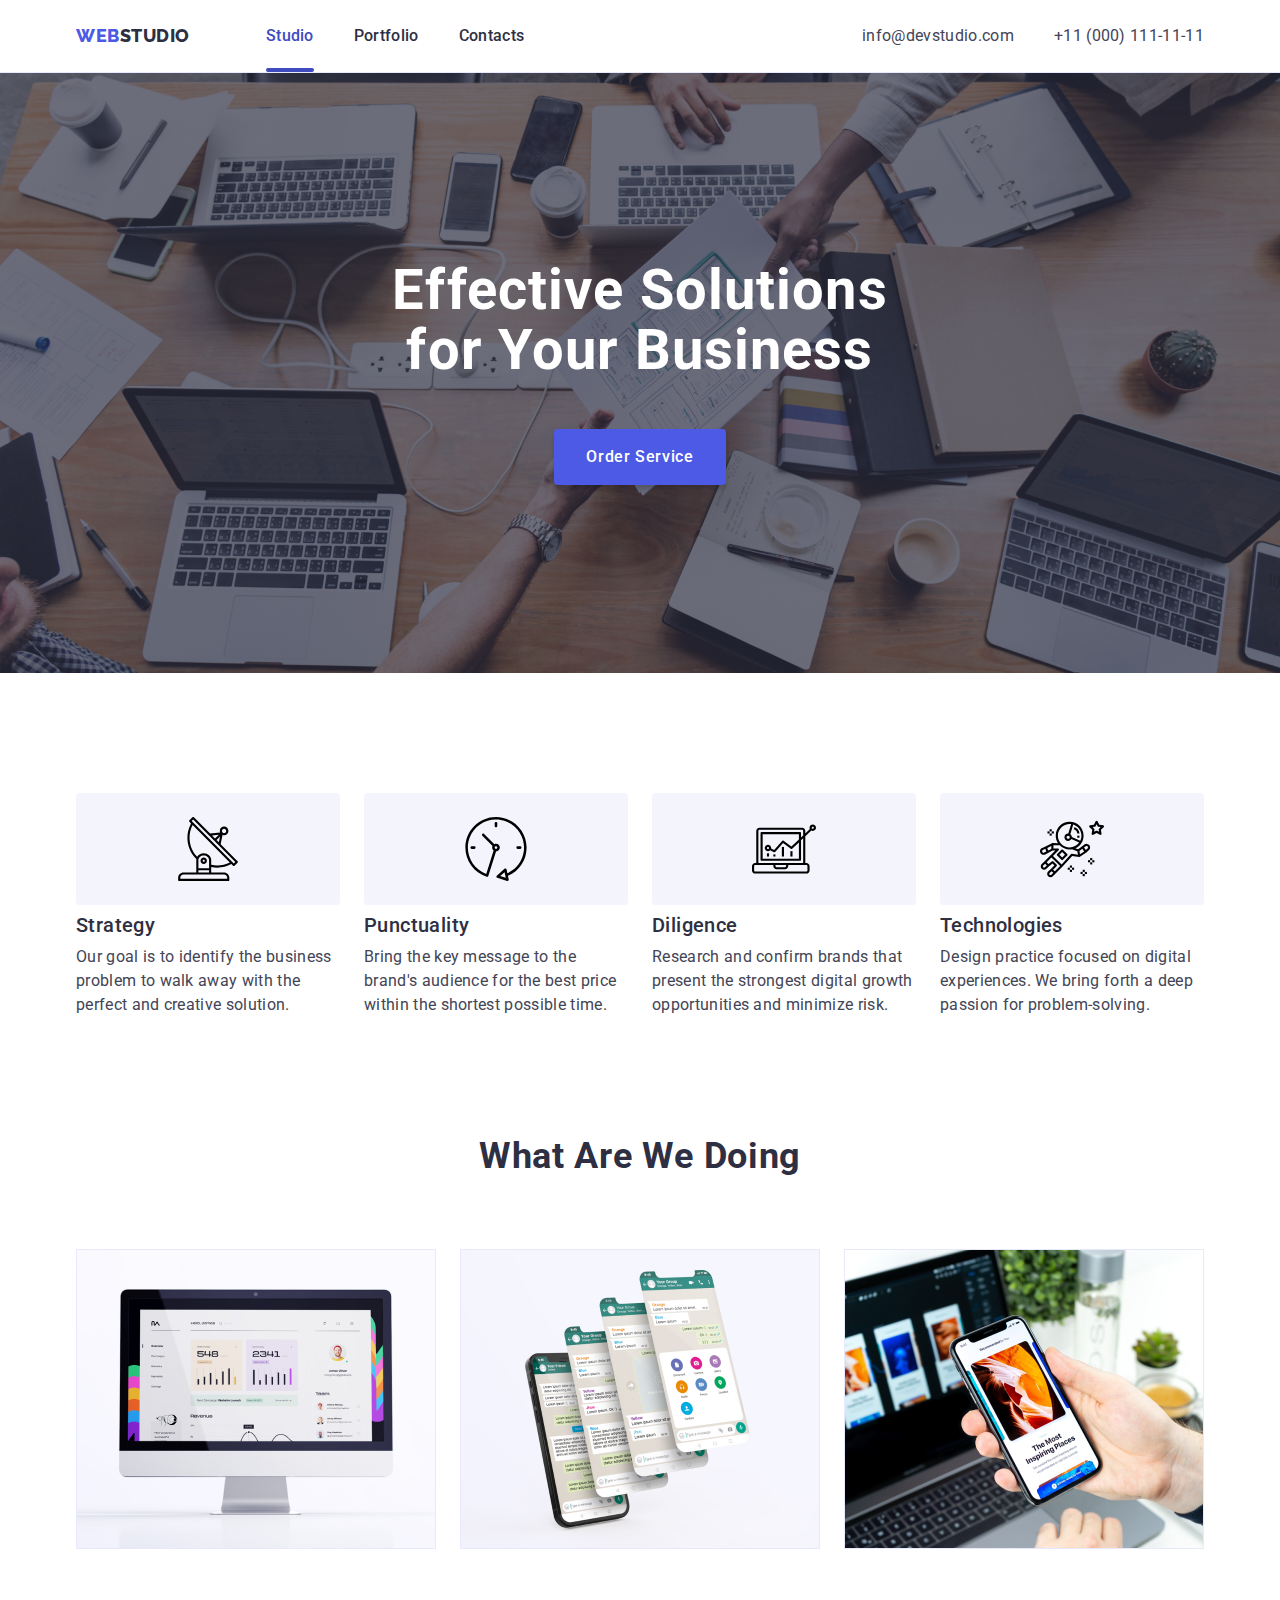
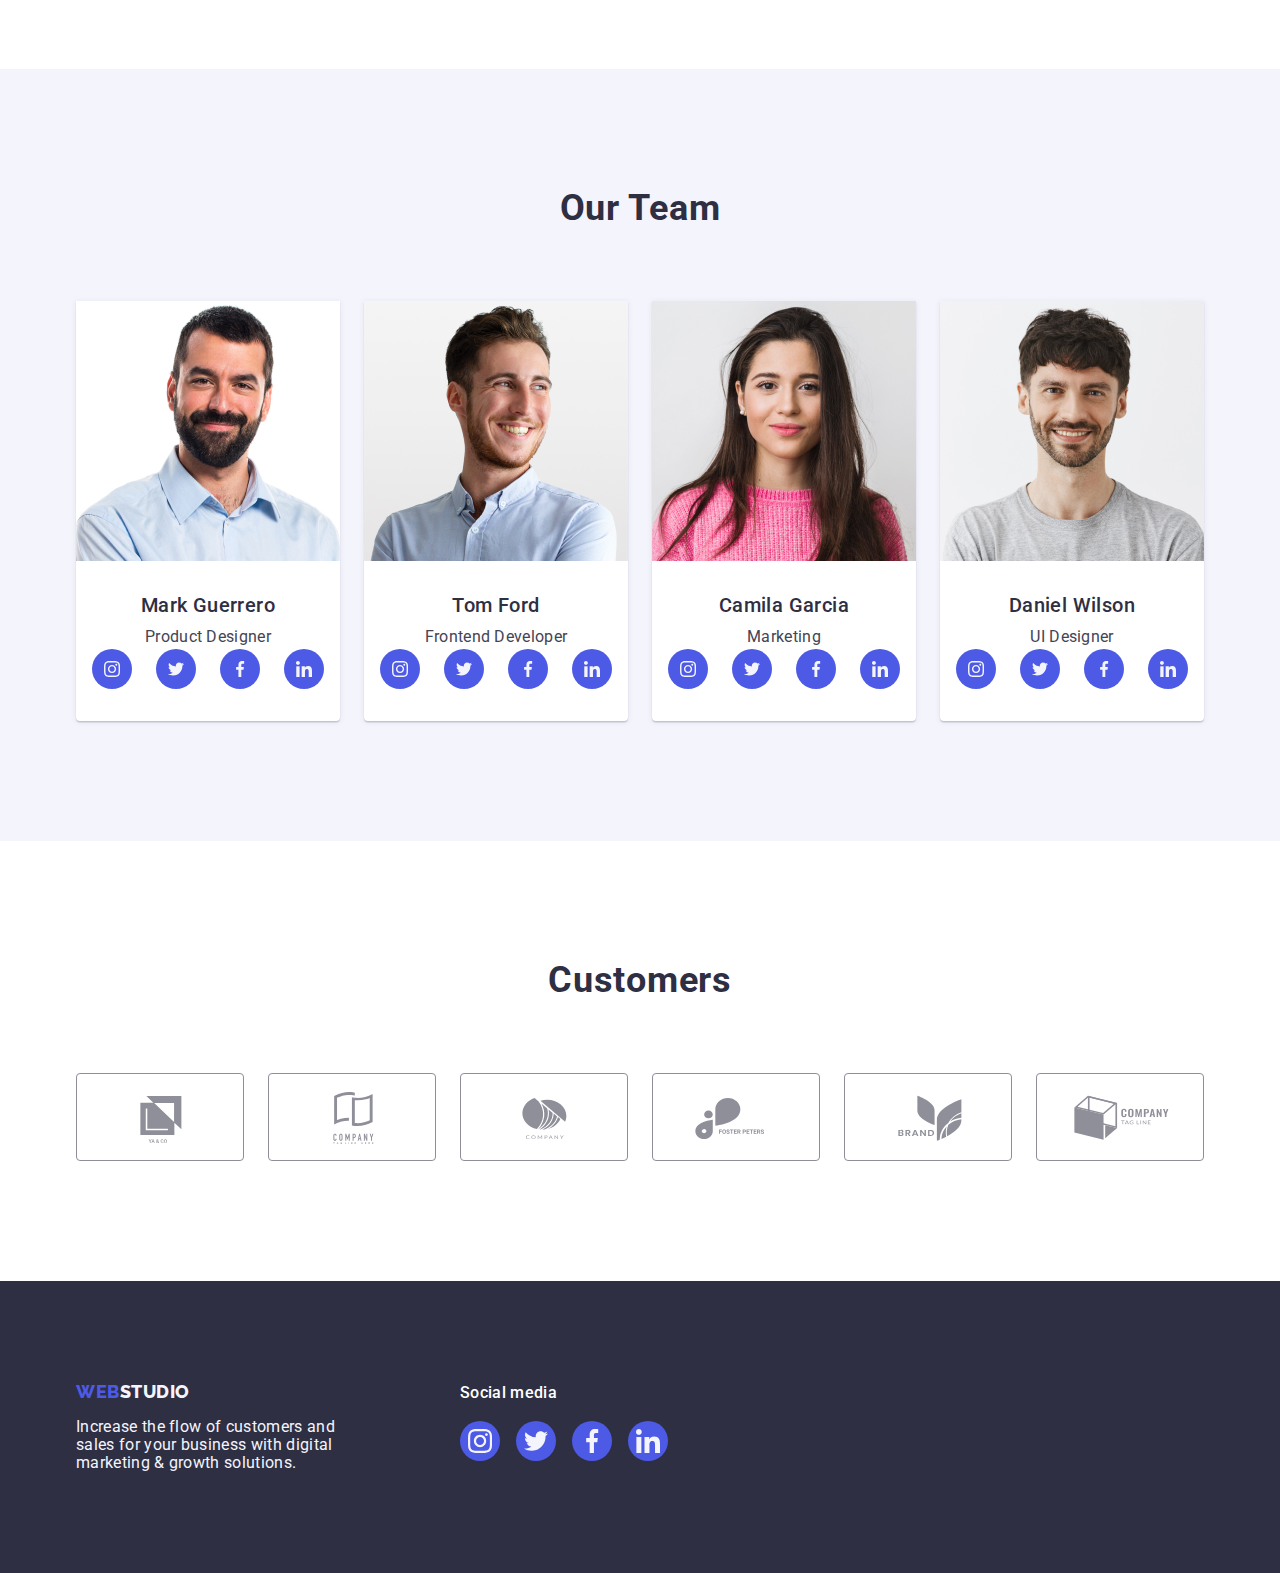
<file: index.html>
<!DOCTYPE html>
<html lang="en">
<head>
      <meta charset="UTF-8">
      <meta http-equiv="X-UA-Compatible" content="IE=edge">
      <meta name="viewport" content="width=device-width, initial-scale=1.0">
      <title>Homework05</title>
      <link rel="preconnect" href="https://fonts.googleapis.com" />
      <link rel="preconnect" href="https://fonts.gstatic.com" crossorigin />
      <link
        href="https://fonts.googleapis.com/css2?family=Raleway:wght@800&family=Roboto:wght@400;500;700;900&display=swap"
        rel="stylesheet"
      /> 
    <link
    rel="stylesheet"
    href="https://cdnjs.cloudflare.com/ajax/libs/modern-normalize/1.1.0/modern-normalize.min.css">
      <link rel="stylesheet" href="./css/styles.css">
 </head>  
 <body>
     <header class="top-line link">
          <div class="container div-container">
          <nav class="nav link">
               <a href="./index.html" class="logo link">Web<span class="logo-item link">Studio</span></a>
               <ul class="list link menu">
                    <li class="link menu-list"><a class="nav-link link  border" href="./index.html">Studio</a></li>
                    <li class="link menu-list "><a class="nav-link link" href="./portfolio.html" rel="noopener noreferrer">Portfolio</a></li>
                    <li class="link menu-list "><a class="nav-link link" href="">Contacts</a></li>
               </ul>
          </nav> 
          <address class="address link">
               <ul class="list link contact">
                    <li class="link menu-list"><a class="list-link email link" href="mailto:info@devstudio.com">info@devstudio.com</a></li>
                    <li class="link menu-list"><a class="list-link email link" href="tel:+110001111111">+11 (000) 111-11-11 </a></li>
               </ul>
          </address>   
      
     </div>
     </header>
     <main>
          <!-- Zagolovok -->
          <section class="hero">
               <div class="container">
               <h1 class="hero-header">Effective Solutions for Your Business</h1>
               <button data-modal-open  type="button" class="hero-button">Order Service</button>
               <div class="backdrop is-hidden" data-modal>
                    <div class="modal">
                      <button data-modal-close>
                        <svg class="svg-btn" width="8" height="8">
                          <use href="./images/icons.svg#icon-close"></use>
                        </svg>
                      </button>
                    </div>
                  </div>
          </div>
          </section>
          <!-- Strategy -->
          <section class="section">
               <div class="container">
            <h2 class="visually-hidden">Strategy</h2>
               <ul class="list need-info">
                    <li class="item-info"> 
                         <div class="strategy-icon">
                              <svg class="strategy-svg" width="64" height="64">
                                   <use href="./images/icons.svg#icon-antenna"></use>
                              </svg>
                         </div>
                         <h3 class="title">Strategy</h3>
                         <p class="title-text">Our goal is to identify the business problem to walk away with the perfect and creative solution.</p>
                        
                    </li>
                    <li class="item-info">
                         <div class="strategy-icon">
                              <svg class="strategy-svg" width="64" height="64">
                                   <use href="./images/icons.svg#icon-clock"></use>
                              </svg>
                         </div>
                         <h3 class="title">Punctuality</h3>
                         <p class="title-text">Bring the key message to the brand's audience for the best price within the shortest possible time.</p>
                    </li>
                    <li class="item-info">
                         <div class="strategy-icon">
                              <svg class="strategy-svg" width="64" height="64">
                                   <use href="./images/icons.svg#icon-diagram"></use>
                              </svg>
                         </div>
                         <h3 class="title">Diligence</h3>
                         <p class="title-text">Research and confirm brands that present the strongest digital growth opportunities and minimize risk.</p>
                    </li>
                    <li class="item-info">
                         <div class="strategy-icon">
                              <svg class="strategy-svg" width="64" height="64">
                                   <use href="./images/icons.svg#icon-astronaut"></use>
                              </svg>
                         </div>
                         <h3 class="title">Technologies</h3>
                         <p class="title-text">Design practice focused on digital experiences. We bring forth a deep passion for problem-solving.</p>
                    </li>
               </ul>
          </div>
          </section>
          <!-- what are we doing -->
          <section class="section-do">
               <div class="container">
               <h2 class="text">What are we doing</h2>
               <ul class="list do-this">
                    <li class="item-doing">
                         <img src="./images/img1.jpg" alt="computer" width="360">
                    </li>
                    <li class="item-doing">
                         <img src="./images/img2.jpg" alt="phone" width="360">
                     </li>
                    <li class="item-doing">
                         <img src="./images/img3.jpg" alt="phone" width="360">
                    </li>
               </ul>
          </div>
          </section>
          <!-- our team -->
          <section class="section-team">
               <div class="container">
               <h2 class="team-text">Our Team</h2>
               <ul class="list cool-teams">
                    <!-- mark -->
                    <li class="goit-team">
                         <img src="./images/markguerrero.jpg" alt="Mark Guerrero" width="264">
               <div class="div-team">
                    <h3 class="title">Mark Guerrero</h3>
                    <p class="title-text">Product Designer</p>
                    <ul class="list list-icon">
                         <li class="li-icon">
                              <a href="" class="link link-icon">
                                   <svg class="svg-team" width="16" height="16">
                                        <use href="./images/icons.svg#icon-instagram"></use>
                                   </svg>
                              </a>
                         </li>
                         <li class="li-icon">
                              <a href="" class="link link-icon">
                                   <svg class="svg-team" width="16" height="16">
                                        <use href="./images/icons.svg#icon-twitter"></use>
                                   </svg>
                              </a>
                         </li>
                         <li class="li-icon">
                              <a href="" class="link link-icon">
                                   <svg class="svg-team" width="16" height="16">
                                        <use href="./images/icons.svg#icon-facebook"></use>
                                   </svg>
                              </a>
                         </li>
                         <li class="li-icon">
                              <a href="" class="link link-icon">
                                   <svg class="svg-team" width="16" height="16">
                                        <use href="./images/icons.svg#icon-linkedin"></use>
                                   </svg>
                              </a>
                         </li>
                    </ul>
               </div>
                    </li>
                    <!-- tom -->
                    <li class="goit-team">
                         <img src="./images/tomford.jpg" alt="Tom Ford" width="264">
               <div class="div-team">
                    <h3 class="title">Tom Ford</h3>
                    <p class="title-text">Frontend Developer</p>
                    <ul class="list list-icon">
                         <li class="li-icon">
                              <a href="" class="link link-icon">
                                   <svg class="svg-team" width="16" height="16">
                                        <use href="./images/icons.svg#icon-instagram"></use>
                                   </svg>
                              </a>
                         </li>
                         <li class="li-icon">
                              <a href="" class="link link-icon">
                                   <svg class="svg-team" width="16" height="16">
                                        <use href="./images/icons.svg#icon-twitter"></use>
                                   </svg>
                              </a>
                         </li>
                         <li class="li-icon">
                              <a href="" class="link link-icon">
                                   <svg class="svg-team" width="16" height="16">
                                        <use href="./images/icons.svg#icon-facebook"></use>
                                   </svg>
                              </a>
                         </li>
                         <li class="li-icon">
                              <a href="" class="link link-icon">
                                   <svg class="svg-team" width="16" height="16">
                                        <use href="./images/icons.svg#icon-linkedin"></use>
                                   </svg>
                              </a>
                         </li>
                    </ul>
               </div>
                    </li>
                    <!-- camila -->
                    <li class="goit-team">
                         <img src="./images/camilagarcia.jpg" alt="Camila Garcia" width="264">
               <div class="div-team">
                    <h3 class="title">Camila Garcia</h3>
                    <p class="title-text">Marketing</p>
                    <ul class="list list-icon">
                         <li class="li-icon">
                              <a href="" class="link link-icon">
                                   <svg class="svg-team" width="16" height="16">
                                        <use href="./images/icons.svg#icon-instagram"></use>
                                   </svg>
                              </a>
                         </li>
                         <li class="li-icon">
                              <a href="" class="link link-icon">
                                   <svg class="svg-team" width="16" height="16">
                                        <use href="./images/icons.svg#icon-twitter"></use>
                                   </svg>
                              </a>
                         </li>
                         <li class="li-icon">
                              <a href="" class="link link-icon">
                                   <svg class="svg-team" width="16" height="16">
                                        <use href="./images/icons.svg#icon-facebook"></use>
                                   </svg>
                              </a>
                         </li>
                         <li class="li-icon">
                              <a href="" class="link link-icon">
                                   <svg class="svg-team" width="16" height="16">
                                        <use href="./images/icons.svg#icon-linkedin"></use>
                                   </svg>
                              </a>
                         </li>
                    </ul>
               </div>
                    </li>
                    <!-- danilko -->
                    <li class="goit-team">
                         <img src="./images/danielwilson.jpg" alt="Daniel Wilson" width="264">
               <div class="div-team">
                    <h3 class="title">Daniel Wilson</h3>
                    <p class="title-text">UI Designer</p>
                    <ul class="list list-icon">
                         <li class="li-icon">
                              <a href="" class="link link-icon">
                                   <svg class="svg-team"  width="16" height="16">
                                        <use href="./images/icons.svg#icon-instagram"></use>
                                   </svg>
                              </a>
                         </li>
                         <li class="li-icon">
                              <a href="" class="link link-icon">
                                   <svg class="svg-team" width="16" height="16">
                                        <use href="./images/icons.svg#icon-twitter"></use>
                                   </svg>
                              </a>
                         </li>
                         <li class="li-icon">
                              <a href="" class="link link-icon">
                                   <svg class="svg-team" width="16" height="16">
                                        <use href="./images/icons.svg#icon-facebook"></use>
                                   </svg>
                              </a>
                         </li>
                         <li class="li-icon">
                              <a href="" class="link link-icon">
                                   <svg class="svg-team" width="16" height="16">
                                        <use href="./images/icons.svg#icon-linkedin"></use>
                                   </svg>
                              </a>
                         </li>
                    </ul>
               </div>
                    </li>
               </ul>
          </div>
          </section>
          
          <!-- Icons section -->
          
          <section class="icons-section">
               <div class="container">
                    <h2 class="customers-title">Customers</h2>
                    <ul class="list icons-list">
                         <li class="icons">
                           <a href="" class="icons-links">
                              <svg class="svg" width="104" height="56">
                                   <use href="./images/icons.svg#icon-Logo-1"></use>
                              </svg>
                           </a>
                           <li class="icons">
                              <a href="" class="icons-links">
                                 <svg class="svg" width="104" height="56">
                                      <use href="./images/icons.svg#icon-Logo-2"></use>
                                 </svg>
                              </a>
                            </li>
                            <li class="icons">
                              <a href="" class="icons-links">
                                 <svg class="svg" width="104" height="56">
                                      <use href="./images/icons.svg#icon-Logo-3"></use>
                                 </svg>
                              </a>
                            </li>
                            <li class="icons">
                              <a href="" class="icons-links">
                                 <svg class="svg" width="104" height="56">
                                      <use href="./images/icons.svg#icon-Logo-4"></use>
                                 </svg>
                              </a>
                            </li>
                            <li class="icons">
                              <a href="" class="icons-links">
                                 <svg class="svg" width="104" height="56">
                                      <use href="./images/icons.svg#icon-Logo-5"></use>
                                 </svg>
                              </a>
                            </li>
                            <li class="icons">
                              <a href="" class="icons-links">
                                 <svg class="svg" width="104" height="56">
                                      <use href="./images/icons.svg#icon-Logo-6"></use>
                                 </svg>
                              </a>
                            </li>
                    </ul>
               </div>
          </section>
     </main>
     <footer class="footer">
          <div class="container flex">
               <div class="div-footer">
          <a href="./index.html" class="logo-footer link">Web<span class="logo-item-studio link">Studio</span></a>
          <p class="footer-text">
               Increase the flow of customers and sales for your business with digital
               marketing & growth solutions.
          </p>
              </div>
          <div class="social-footer">
               <p class="text-media">Social media</p>
               <ul class="list social-list">
                 <li class="li-footer">
                   <a href="" class="link link-footer">
                     <svg class="footer-icon" width="24" height="24">
                       <use href="./images/icons.svg#icon-instagram"></use>
                     </svg>
                   </a>
                 </li>
                 <li class="li-footer">
                   <a href="" class="link link-footer">
                     <svg class="footer-icon" width="24" height="24">
                       <use href="./images/icons.svg#icon-twitter"></use>
                     </svg>
                   </a>
                 </li>
                 <li class="li-footer">
                   <a href="" class="link link-footer">
                     <svg class="footer-icon" width="24" height="24">
                       <use href="./images/icons.svg#icon-facebook"></use>
                     </svg>
                   </a>
                 </li>
                 <li class="li-footer">
                   <a href="" class="link link-footer">
                     <svg class="footer-icon" width="24" height="24">
                       <use href="./images/icons.svg#icon-linkedin"></use>
                     </svg>
                   </a>
                 </li>
               </ul>
             </div>
     </div>
     </footer>
     <script src="./js/modal.js"></script>
</body>
</html>
</file>
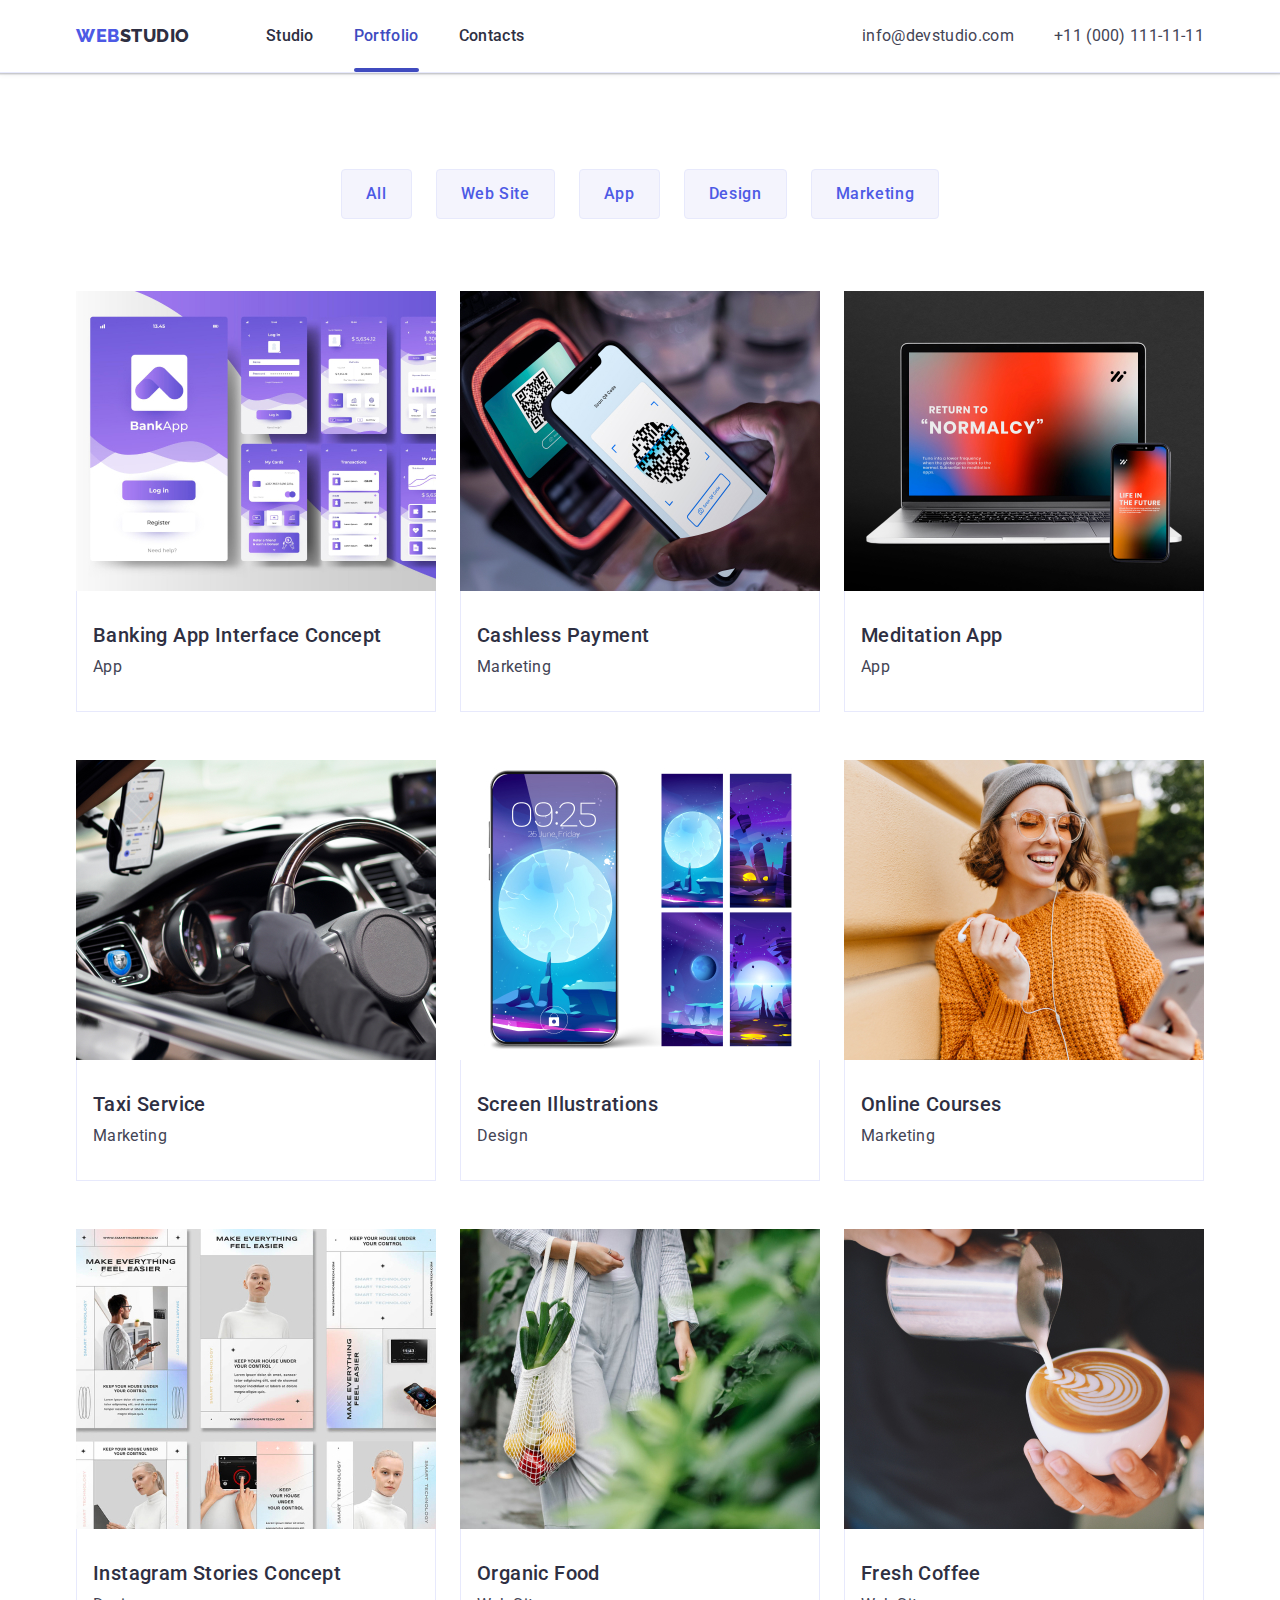
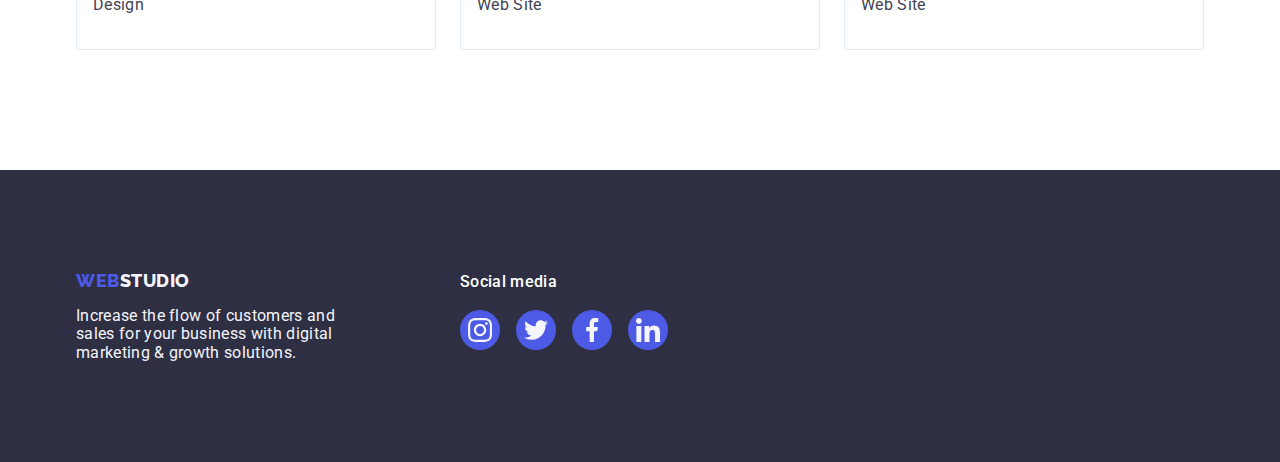
<file: portfolio.html>
<!DOCTYPE html>
<html lang="en">
<head>
      <meta charset="UTF-8">
      <meta http-equiv="X-UA-Compatible" content="IE=edge">
      <meta name="viewport" content="width=device-width, initial-scale=1.0">
      <title>Portfolio</title>
      <link rel="preconnect" href="https://fonts.googleapis.com" />
      <link rel="preconnect" href="https://fonts.gstatic.com" crossorigin />
      <link
        href="https://fonts.googleapis.com/css2?family=Raleway:wght@800&family=Roboto:wght@400;500;700;900&display=swap"
        rel="stylesheet"
      /> 
    <link
    rel="stylesheet"
    href="https://cdnjs.cloudflare.com/ajax/libs/modern-normalize/1.1.0/modern-normalize.min.css">
      <link rel="stylesheet" href="./css/styles.css">
 </head>  
 <body>
  <header class="top-line link">
    <div class="container div-container">
    <nav class="nav link">
         <a href="./index.html" class="logo link">Web<span class="logo-item link">Studio</span></a>
         <ul class="list link menu">
              <li class="link menu-list"><a class="nav-link link" href="./index.html">Studio</a></li>
              <li class="link menu-list"><a class="nav-link link  border" href="./portfolio.html" rel="noopener noreferrer">Portfolio</a></li>
              <li class="link menu-list"><a class="nav-link link" href="">Contacts</a></li>
         </ul>
        </nav> 
    <address class="address link">
         <ul class="list link contact">
              <li class="link menu-list"><a class="list-link email link" href="mailto:info@devstudio.com">info@devstudio.com</a></li>
              <li class="link menu-list"><a class="list-link email link" href="tel:+110001111111">+11 (000) 111-11-11 </a></li>
         </ul>
    </address>   
 
</div>
</header>
   <main>
    <section class="section-portfolio">
      <div class="container">
      <h1 hidden>portfolio</h1>
        <ul class="list link list-buttons" >
          <li class="btn-list item-btn"><button class="buttons" type="button">All</button></li>
          <li class="btn-list item-btn"><button class="buttons" type="button">Web Site</button></li>
          <li class="btn-list item-btn"><button class="buttons" type="button">App</button></li>
          <li class="btn-list item-btn"><button class="buttons" type="button">Design</button></li>
          <li class="btn-list item-btn"><button class="buttons" type="button">Marketing</button></li>
        </ul>

        <ul class="list link portfolio-ul">
          <li class="item-portfolio">
            <a class="link lien-portfolio" href="">
                <div class="animations">
              <img
                src="./images/img.jpg"
                alt="Banking App Interface Concept"
                width="360"
                height="300"
              />
              <div class="text-animations">
                <p>
                  Stylish and User-Friendly App Design Concepts · Task
                  Manager App · Calorie Tracker App · Exotic Fruit Ecommerce
                  App · Cloud Storage App
                </p>
          </div>
            </div>
               <div class="portfolio-div">
                <h2 class="caption">Banking App Interface Concept</h2>
                <p class="subtitle">App</p>
              </div>
            </a>
          </li>
          <li class="item-portfolio">
            <a class="link lien-portfolio" href="">
                <div class="animations">
              <img
                src="./images/img1-1.jpg"
                alt="Cashless Payment"
                width="360"
                height="300"
              />
              <div class="text-animations">
                <p>
                  Stylish and User-Friendly App Design Concepts · Task
                  Manager App · Calorie Tracker App · Exotic Fruit Ecommerce
                  App · Cloud Storage App
                </p>
          </div>
            </div>
              <div class="portfolio-div">
                <h2 class="caption">Cashless Payment</h2>
                <p class="subtitle">Marketing</p>
              </div>
            </a>
          </li>
          <li class="item-portfolio">
            <a class="link lien-portfolio" href="">
                <div class="animations">
              <img
                src="./images/img2-2.jpg"
                alt="Meditation App"
                width="360"
                height="300"
              />
              <div class="text-animations">
                <p>
                  Stylish and User-Friendly App Design Concepts · Task
                  Manager App · Calorie Tracker App · Exotic Fruit Ecommerce
                  App · Cloud Storage App
                </p>
          </div>
            </div>
              <div class="portfolio-div">
                <h2 class="caption">Meditation App</h2>
                <p class="subtitle">App</p>
              </div>
            </a>
          </li>
          <li class="item-portfolio">
            <a class="link lien-portfolio" href="">
                <div class="animations">
              <img
                src="./images/img3-3.jpg"
                alt="Taxi Service"
                width="360"
                height="300"
              />
              <div class="text-animations">
                <p>
                  Stylish and User-Friendly App Design Concepts · Task
                  Manager App · Calorie Tracker App · Exotic Fruit Ecommerce
                  App · Cloud Storage App
                </p>
          </div>
            </div>
              <div class="portfolio-div">
                <h2 class="caption">Taxi Service</h2>
                <p class="subtitle">Marketing</p>
              </div>
            </a>
          </li>
          <li class="item-portfolio">
            <a class="link lien-portfolio" href="">
                <div class="animations">
              <img
                src="./images/img4-4.jpg"
                alt="Screen Illustrations"
                width="360"
                height="300"
              />
              <div class="text-animations">
                <p>
                  Stylish and User-Friendly App Design Concepts · Task
                  Manager App · Calorie Tracker App · Exotic Fruit Ecommerce
                  App · Cloud Storage App
                </p>
          </div>
            </div>
              <div class="portfolio-div">
                <h2 class="caption">Screen Illustrations</h2>
                <p class="subtitle">Design</p>
              </div>
            </a>
          </li>
          <li class="item-portfolio">
            <a class="link lien-portfolio" href="">
                <div class="animations">
              <img
                src="./images/img5-5.jpg"
                alt="Online Courses"
                width="360"
                height="300"
              />
              <div class="text-animations">
                <p>
                  Stylish and User-Friendly App Design Concepts · Task
                  Manager App · Calorie Tracker App · Exotic Fruit Ecommerce
                  App · Cloud Storage App
                </p>
          </div>
            </div>
              <div class="portfolio-div">
                <h2 class="caption">Online Courses</h2>
                <p class="subtitle">Marketing</p>
              </div>
            </a>
          </li>
          <li class="item-portfolio">
            <a class="link lien-portfolio" href="">
                <div class="animations">
              <img
                src="./images/img6-6.jpg"
                alt="Instagram Stories Concept"
                width="360"
                height="300"
              />
              <div class="text-animations">
                <p>
                  Stylish and User-Friendly App Design Concepts · Task
                  Manager App · Calorie Tracker App · Exotic Fruit Ecommerce
                  App · Cloud Storage App
                </p>
          </div>
            </div>
              <div class="portfolio-div">
                <h2 class="caption">Instagram Stories Concept</h2>
                <p class="subtitle">Design</p>
              </div>
            </a>
          </li>
          <li class="item-portfolio">
            <a class="link lien-portfolio" href="">
                <div class="animations">
              <img
                src="./images/img7-7.jpg"
                alt="Organic Food"
                width="360"
                height="300"
              />
              <div class="text-animations">
                <p>
                  Stylish and User-Friendly App Design Concepts · Task
                  Manager App · Calorie Tracker App · Exotic Fruit Ecommerce
                  App · Cloud Storage App
                </p>
          </div>
            </div>
            
              <div class="portfolio-div">
                <h2 class="caption">Organic Food</h2>
                <p class="subtitle">Web Site</p>
              </div>
            </a>
          </li>
          <li class="item-portfolio">
            <a class="link lien-portfolio" href="">
                <div class="animations">
              <img
                src="./images/img8-8.jpg"
                alt="Fresh Coffee"
                width="360"
                height="300"
              />
              <div class="text-animations">
                <p>
                  Stylish and User-Friendly App Design Concepts · Task
                  Manager App · Calorie Tracker App · Exotic Fruit Ecommerce
                  App · Cloud Storage App
                </p>
          </div>
            </div>
              <div class="portfolio-div">
                <h2 class="caption">Fresh Coffee</h2>
                <p class="subtitle">Web Site</p>
              </div>
            </a>
          </li>
        </ul>
      </div>
    </section>
   </main>
   <footer class="footer">
    <div class="container flex">
      <div class="div-footer">
    <a href="./index.html" class="logo-footer link">Web<span class="logo-item-studio link">Studio</span></a>
    <p class="footer-text">
         Increase the flow of customers and sales for your business with digital
         marketing & growth solutions.
    </p>
  </div>
    <div class="social-footer">
      <p class="text-media">Social media</p>
      <ul class="list social-list">
        <li class="li-footer">
          <a href="" class="link link-footer">
            <svg class="footer-icon" width="24" height="24">
              <use href="./images/icons.svg#icon-instagram"></use>
            </svg>
          </a>
        </li>
        <li class="li-footer">
          <a href="" class="link link-footer">
            <svg class="footer-icon" width="24" height="24">
              <use href="./images/icons.svg#icon-twitter"></use>
            </svg>
          </a>
        </li>
        <li class="li-footer">
          <a href="" class="link link-footer">
            <svg class="footer-icon" width="24" height="24">
              <use href="./images/icons.svg#icon-facebook"></use>
            </svg>
          </a>
        </li>
        <li class="li-footer">
          <a href="" class="link link-footer">
            <svg class="footer-icon" width="24" height="24">
              <use href="./images/icons.svg#icon-linkedin"></use>
            </svg>
          </a>
        </li>
      </ul>
    </div>
  </div>
</footer>
 </body>
</html>
</file>
<file: css/styles.css>
:root{
  
    --iris: #4d5ae5;
    --ocean: #404bbf;
    --navy-blue: #2e2f42;
    --green: #31d0aa;
    --slate: #434455;
    --light-slate: #8e8f99;
    --cornflower: #e7e9fc;
    --cloud: #f4f4fd;
    --navy-blue-modal: #2e2f42;
    --grey: #2e2f42;
    --white: #ffffff;
    --dairy: #fcfcfc;
      
       
}
body{
    font-family: "Roboto", sans-serif;
    background:var(--white);
    color: var(--slate);
    position: relative;
}

h1,
h2,
h3,
h4,
p,
ul {
  margin-top: 0;
  margin-bottom: 0;
  padding: 0;
}
.list{
    list-style:none ;
}
.link{
    text-decoration: none;
}
  /* container */
.container{
    margin: auto;
    width: 1158px;
    margin-left: auto;
    margin-right: auto;
    padding: 0 15px;
   /* outline:2px solid red; */
   outline-offset: -2px;
}

.div-container{
    display: flex;
    align-items: center;
}
/* section  */
.section{
    padding: 120px 0;
}

.section-do{
    padding-bottom: 120px; 
}

.section-portfolio{
    padding-top: 96px;
    padding-bottom: 120px;
}


/* teg */
img{
    display: block;
}
/* header */
.top-line{
    background:var(--white);
    border-bottom: 1px solid var(--cornflower);
    box-shadow:0px 2px 1px rgba(46, 47, 66, 0.08), 0px 1px 1px rgba(46, 47, 66, 0.16), 0px 1px 6px rgba(46, 47, 66, 0.08);
    
}
/* BORDER */
/* nav  */
.nav-link{
    position: relative;
    display: block;
    padding:24px 0;
  
    font-weight: 500;
    font-size: 16px;
    line-height: 1.5;
    letter-spacing: 0.02em;
    color:var(--navy-blue-modal);
    transition: color 250ms cubic-bezier(0.4, 0, 0.2, 1);
    

}
.nav-link:after{
  position: absolute;
  left: 0;
  bottom: 0;
  content: "";
  width: 100%;
  height: 4px;
  background-color: #404bbf;
  border-radius: 2px;

  transform: scaleX(0);
  transition: transform 250ms cubic-bezier(0.4, 0, 0.2, 1);
}
.nav-link:hover::after,
.nav-link:focus::after {
  transform: scaleX(1);
}
.nav-link.border::after {
    transform: scaleX(1);
  }
  .border {
    color: #404bbf;
  }
.nav-link:hover,
.nav-link:focus{
    color: var(--ocean);
}
                /* backdrop. */
.backdrop {
    position: fixed;
    top: 0;
    left: 0;
    width: 100%;
    height: 100%;
    background-color: rgba(46, 47, 66, 0.4);
    opacity: 1;
    transition: opacity 250ms cubic-bezier(0.4, 0, 0.2, 1),
      visibility 250ms cubic-bezier(0.4, 0, 0.2, 1);
  }
  .backdrop.is-hidden {
    visibility: hidden;
    pointer-events: none;
    opacity: 0;
  }
  .modal {
    position: absolute;
    top: 50%;
    left: 50%;
    transform: translate(-50%, -50%);
    padding: 24px;
    min-height: 576px;
    min-width: 408px;
    background-color: #fcfcfc;
    box-shadow: 0px 1px 1px rgba(0, 0, 0, 0.14), 0px 1px 3px rgba(0, 0, 0, 0.12),
      0px 2px 1px rgba(0, 0, 0, 0.2);
    border-radius: 4px;
  }
  .modal > button {
    display: flex;
    justify-content: center;
    align-items: center;
    margin-left: auto;
    width: 24px;
    height: 24px;
  
    cursor: pointer;
    color: #2e2f42;
    background-color: #e7e9fc;
    border: 1px solid rgba(0, 0, 0, 0.1);
    border-radius: 50%;
  }
  .modal > button:hover,
  .modal > button:focus {
    color: #ffffff;
    background-color: #404bbf;
    fill: #ffffff;
  }

/* display */
.nav{
    font-weight: 500;
    line-height: 1.5;
    display: flex;
    align-items: center;
    
 }
 /* item-info section strategy */
 .item-info{
    width: calc((100% - 72px) / 4);
 }
  .do-this{
    display: flex;
    gap: 24px; 
  }
  .cool-teams{
    display: flex;
    gap: 24px;
  }
  .need-info{
    display: flex;
    gap: 24px;
  }

  /* contacts */
.address{
    font-style: normal;
    margin-left: auto;
    
}
.contact{
    display: flex;
    gap: 40px;
}
.menu{
    display: flex;
    gap: 40px;
  }

.email{
    color:var(--slate);
    font-weight:400 ;
    font-size:16px ;
    line-height:1.5 ;
    letter-spacing: 0.02em;
    transition: color 250ms cubic-bezier(0.4, 0, 0.2, 1);
   

}
.email:hover,
.email:focus{
    color: var(--ocean);
}
      /* LOGO */
.logo{
    font-family: "Raleway", sans-serif;
    letter-spacing: 0.03em;
    text-transform: uppercase;
    color:var(--iris);
    font-weight: 800;
    font-size: 18px;
    line-height: 1.17 ;
    margin-right: 76px
   
}
.logo-item{
    font-family: "Raleway", sans-serif;
    letter-spacing: 0.03em;
    text-transform: uppercase;
    color:var(--navy-blue-modal);
    font-weight: 800;
    font-size: 18px;
    line-height: 1.17;
    
    
   
}
/* LOGO FOOTER */
.logo-footer{
    font-family: "Raleway", sans-serif;
    letter-spacing: 0.03em;
    text-transform: uppercase;
    color:var(--iris);
    font-weight: 800;
    font-size: 18px;
    line-height: 1.17 ;
    display: inline-block; 
    margin-bottom: 16px;
}

.list-link{
    letter-spacing: 0.02em;
    color:var(--slate);
    padding: 0px;
}

.hero-header{
     margin-left: auto; 
     margin-right: auto; 
    margin-bottom: 48px;
    width: 496px;
    font-weight: 700;
    font-size: 56px;
    line-height: 1.07;
    letter-spacing: 0.02em;
    color: var(--white);
    max-width: 496px;

}

.hero-button{
    padding: 16px 32px;
    border: none;
    border-radius: 4px;
    min-width: 169px ;
    display: block;
    height: 56px;
     margin: auto; 
    
    background-color: var(--iris); 
    box-shadow: 0px 4px 4px rgba(0, 0, 0, 0.15);
    border-radius: 4px;
    font-weight: 500;
    font-size: 16px;
    line-height: 1.5;
    letter-spacing: 0.04em ;
    color: var(--white);
    cursor: pointer;
    transition: background-color 250ms cubic-bezier(0.4, 0, 0.2, 1);
    

}
.hero-button:hover,
.hero-button:focus{
    background-color: var(--ocean);
}
.visually-hidden{
        position: absolute;
        width: 1px;
        height: 1px;
        margin: -1px;
        border: 0;
        padding: 0;
        white-space: nowrap;
        clip-path: inset(100%);
        clip: rect(0 0 0 0);
        overflow: hidden;
      }
/* STRATEGY-ICONS */
.strategy-icon{
    display: flex;
    align-items: center;
    justify-content: center;
    height: 112px; 
    background-color:var(--cloud);
    border-radius: 4px;
    margin-bottom: 8px;
}
/* OUR-TEAM SECTION ICON */
.div-team{
    /* padding: 32px 16px;
    border-radius: 0px 0px 4px 4px;  */
    padding-top: 32px;  
    padding-bottom: 32px;
}
.list-icon{
    display: flex; 
    justify-content: center; 
    gap: 24px;

}
.li-icon{
 width: 40px;
 height: 40px;

}
.link-icon{
width: 100%; 
height: 100%;
background-color:var(--iris);
border-radius: 50%;
display: flex;
align-items: center;
justify-content: center;
 transition: background-color 250ms cubic-bezier(0.4, 0, 0.2, 1);
}
.link-icon:hover,
.link-icon:focus {
    background-color:var(--ocean)
}
.svg-team{
    fill:var(--cloud) ;
}



/* Porfolio button */
.button-all{
    background:var(--ocean);
    box-shadow: 0px 3px 1px rgba(0, 0, 0, 0.1), 0px 2px 1px rgba(0, 0, 0, 0.08), 0px 2px 2px rgba(0, 0, 0, 0.12);
    border-radius: 4px;
}
.buttons:hover,
.buttons:focus {
  box-shadow: 0px 3px 1px rgba(0, 0, 0, 0.1), 0px 2px 1px rgba(0, 0, 0, 0.08), 0px 2px 2px rgba(0, 0, 0, 0.12);
  color:var(--white);
  background: var(--ocean);
}
/* portfolio btn */
.list-buttons{
    display: flex;
    justify-content: center;
    margin-bottom: 72px;
    gap: 24px; 
}

.button{
    background:var(--cloud);
    border: 1px solid var(--cornflower);
    border-radius: 4px;
}
  /* buttons portfolio */
.buttons{
    border-radius: 4px;
    font-weight: 500;
    font-size: 16px;
    line-height: 1.5;
    letter-spacing: 0.04em;
    color:var(--iris);
    background-color: var(--cloud) ;
    cursor: pointer;
    padding: 12px 24px ;
    border: 1px solid var(--cornflower);

    transition: background 250ms cubic-bezier(0.4, 0, 0.2, 1),
    box-shadow 250ms cubic-bezier(0.4, 0, 0.2, 1),
    color 250ms cubic-bezier(0.4, 0, 0.2, 1);
}

.buttons:hover{
    color:var(--white);
    background-color: var(--ocean);
    border: 1px solid transparent;
}
.buttons:focus{
    color: var(--white);
    background-color: var(--ocean);
    border: 1px solid transparent;
}

/* finish portfolio button */

/* ANIMATIONS */
.animations{
    position: relative;
    overflow: hidden;
} 
.text-animations{
    position: absolute;
    top: 0;
    left: 0;
    width: 100%;
    height: 100%;
    padding: 40px 32px 0;
    background-color: #4d5ae5;
    transform: translatey(100%);
    transition: transform 250ms cubic-bezier(0.4, 0, 0.2, 1);
}
.lien-portfolio:hover .text-animations {
    transform: translatey(0);
  }
.text-animations > p {
    width: 296px;
    min-height: 96px;
  
    font-weight: 400;
    font-size: 16px;
    line-height: 1.5;
    letter-spacing: 0.02em;
    color: #f4f4fd;
  } 
  /* portfolio link */
.lien-portfolio{
    /* display: block; */
    transition: box-shadow 250ms cubic-bezier(0.4, 0, 0.2, 1);

}
.lien-portfolio:hover,
.lien-portfolio:focus{
    box-shadow: 0px 1px 6px rgba(46, 47, 66, 0.08),
    0px 1px 1px rgba(46, 47, 66, 0.16), 0px 2px 1px rgba(46, 47, 66, 0.08);
}



.hero{
    padding: 188px 0;
    text-align: center;
    background-color:var(--grey);

    background-image: linear-gradient(rgba(46, 47, 66, 0.7), rgba(46, 47, 66, 0.7)), url(../images/img-name.jpg); 
    background-repeat: no-repeat;
    background-position: center; 
    background-size: cover;
    margin-right: auto;
    margin-left: auto;
    max-width: 1440px;
    height: 600px;
}



/* Title text section */

.title{
    letter-spacing: 0.02em;
    color: var(--grey);
    font-weight: 500;
    font-size: 20px;
    line-height: 1.2 ;
    margin-bottom: 8px; 
}


.title-text{
    letter-spacing: 0.02em;
    color:var(--slate);
    font-size: 16px;
    line-height: 1.5;

}
.text{
    margin-bottom: 72px;
    letter-spacing: 0.02em;
    text-transform: capitalize;
    color:var(--navy-blue-modal);
    font-size: 36px;
    line-height: 1.11;
    text-align: center;


}
.team-text{
    margin-bottom: 72px;
    letter-spacing: 0.02em;
    text-transform: capitalize;
    color:var(--navy-blue-modal);
    font-size: 36px;
    line-height: 1.11 ;
    text-align: center;
}

/* portfolio img css */
.portfolio-ul{
    display: flex;
    flex-wrap: wrap;
    column-gap: 24px;
    row-gap: 48px;
}
.portfolio-div{
    padding-top: 32px;
    padding-bottom: 32px;
    padding-left: 16px;
  
    border-bottom: 1px solid var(--cornflower);
    border-left: 1px solid var(--cornflower);
    border-right: 1px solid var(--cornflower);
}
.item-portfolio{
    color: var(--grey);
    width: calc((100% - 2 * 24px) / 3);
}

/* portfolio text img */

.caption{
    font-weight: 500 ;
    font-size: 20px;
    line-height: 1.2;
    letter-spacing: 0.02em;
    color:var(--grey) ;
    margin-bottom: 8px;

}

.subtitle{
    font-weight: 400;
    font-size: 16px ;
    line-height: 1.5;
    letter-spacing: 0.02em;
    color:  var(--slate);
}



.text-item{
    letter-spacing: 0.02em;
    color: var(--navy-blue);
}

.text-under{
  letter-spacing: 0.02em;
  color:var(--slate);

}

/* portfolio images  */
.images-style{
    background: var(--white);
    border: 1px solid var(--cornflower);
}

.goit-team{  
    text-align: center;
  width: calc((100% - 3 * 24px) / 4); 
    background:var(--white);
    box-shadow: 0px 1px 6px rgba(46, 47, 66, 0.08), 0px 1px 1px rgba(46, 47, 66, 0.16), 0px 2px 1px rgba(46, 47, 66, 0.08);
    border-radius: 0px 0px 4px 4px;
}
/* .goit-team:nth-child(4n) { */
    /* margin-right: 0; */
  /* } */
.section-team{
    padding-top: 120px; 
    padding-bottom: 120px;
    background: var(--cloud);
}




/* section icons */
.icons-section{
    padding-top: 120px;
    padding-bottom: 120px;
}
.icons-list{
  display: flex;
  gap: 24px;
}
.icons{
    width: calc((100% - 120px) / 6);
    height: 88px;
}
.icons-links{
    display: flex;
    align-items: center;
    justify-content: center;
    color:var(--light-slate);
    height:100% ;
    border: 1px solid var(--light-slate); 
    border-radius: 4px;
    transition: border-color 250ms cubic-bezier(0.4, 0, 0.2, 1),
    color 250ms cubic-bezier(0.4, 0, 0.2, 1);
}
.icons-links:hover,
.icons-links:focus{
  border-color: var(--ocean);
  color: var(--ocean);
}
.svg{
    fill: currentColor;
}
.customers-title{
    margin-bottom: 72px;
    letter-spacing: 0.02em;
    text-transform: capitalize;
    color:var(--navy-blue-modal);
    font-size: 36px;
    line-height: 1.1 ;
    text-align: center; 
}

/* footer */
.footer{
    padding: 100px 0;
    background: var(--navy-blue-modal);
}
/* footer text */

.footer-text{
    width: 264px;
    letter-spacing: 0.02em;
    color: var(--cloud);
}
.logo-item-studio{
    display: inline-block;
    font-family: "Raleway",sans-serif;
    letter-spacing: 0.03em;
    text-transform: uppercase;
    color: var(--cloud);
    font-weight: 800;
    font-size: 18px;
    line-height: 1.17 ;

}
/* footer social */
.flex{
    display: flex;
    align-items: baseline;
    gap: 120px;
}

.text-media{
font-weight: 500;
font-size: 16px;
line-height: 1.5;
letter-spacing: 0.02em;
color: var(--white);
margin-bottom: 16px;

}
.social-list{
    display: flex;
    gap: 16px; 

}
.li-footer{
width: 40px; 
height: 40px;

}
.link-footer{
    width: 100%;
    height: 100%; 
    background-color:var(--iris);
    border-radius: 50%;
    display: flex;
    align-items: center;
    justify-content: center; 
    transition: background-color 250ms cubic-bezier(0.4, 0, 0.2, 1);
}
.link-footer:hover,
.link-footer:focus{
    background-color: var(--green); 
}
.footer-icon{
    fill: var(--cloud);
}
</file>
